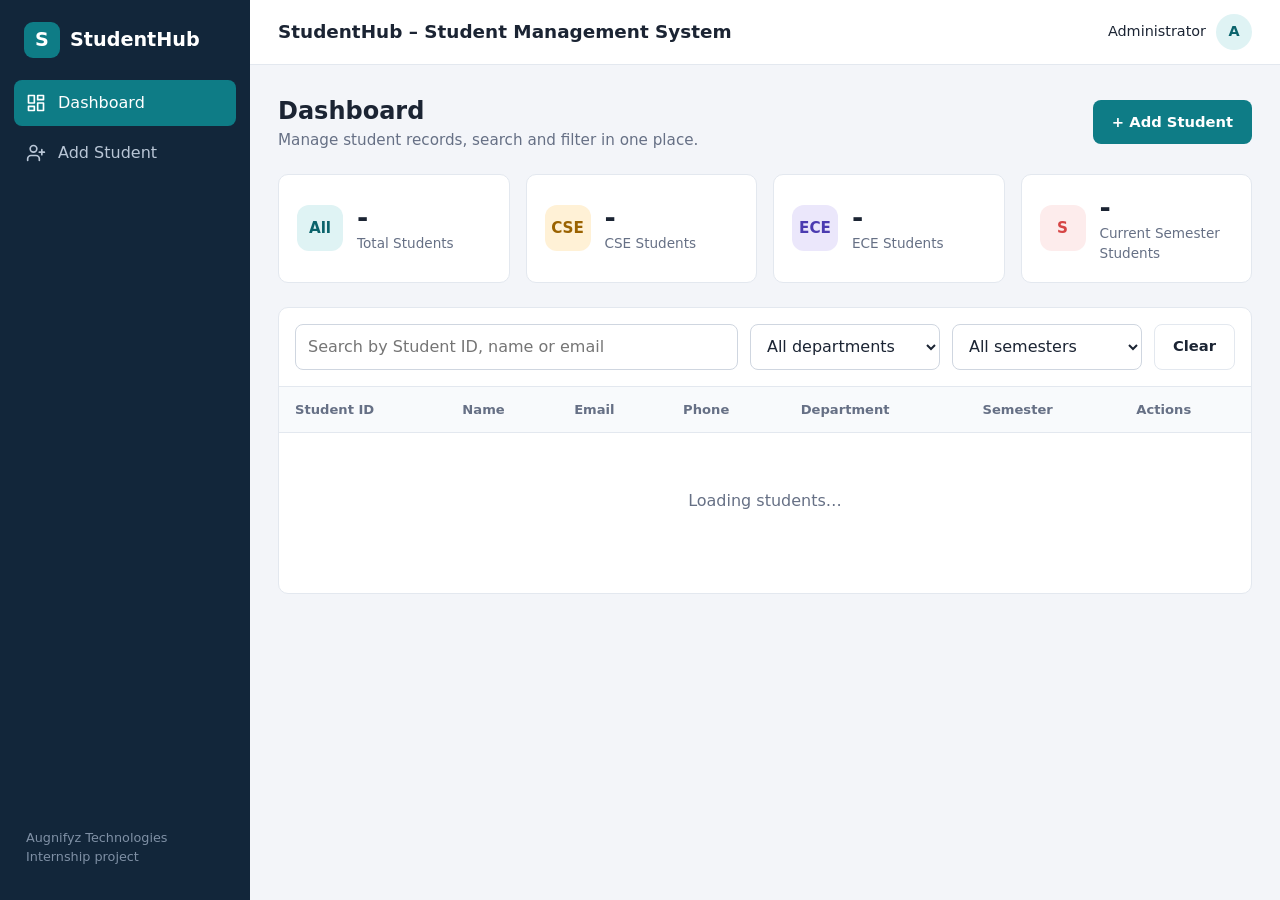
<file: index.html>
<!DOCTYPE html>
<html lang="en">
<head>
  <meta charset="UTF-8">
  <meta http-equiv="refresh" content="0; url=frontend/index.html">
  <title>StudentHub</title>
</head>
<body><a href="frontend/index.html">Open StudentHub</a></body>
</html>
</file>
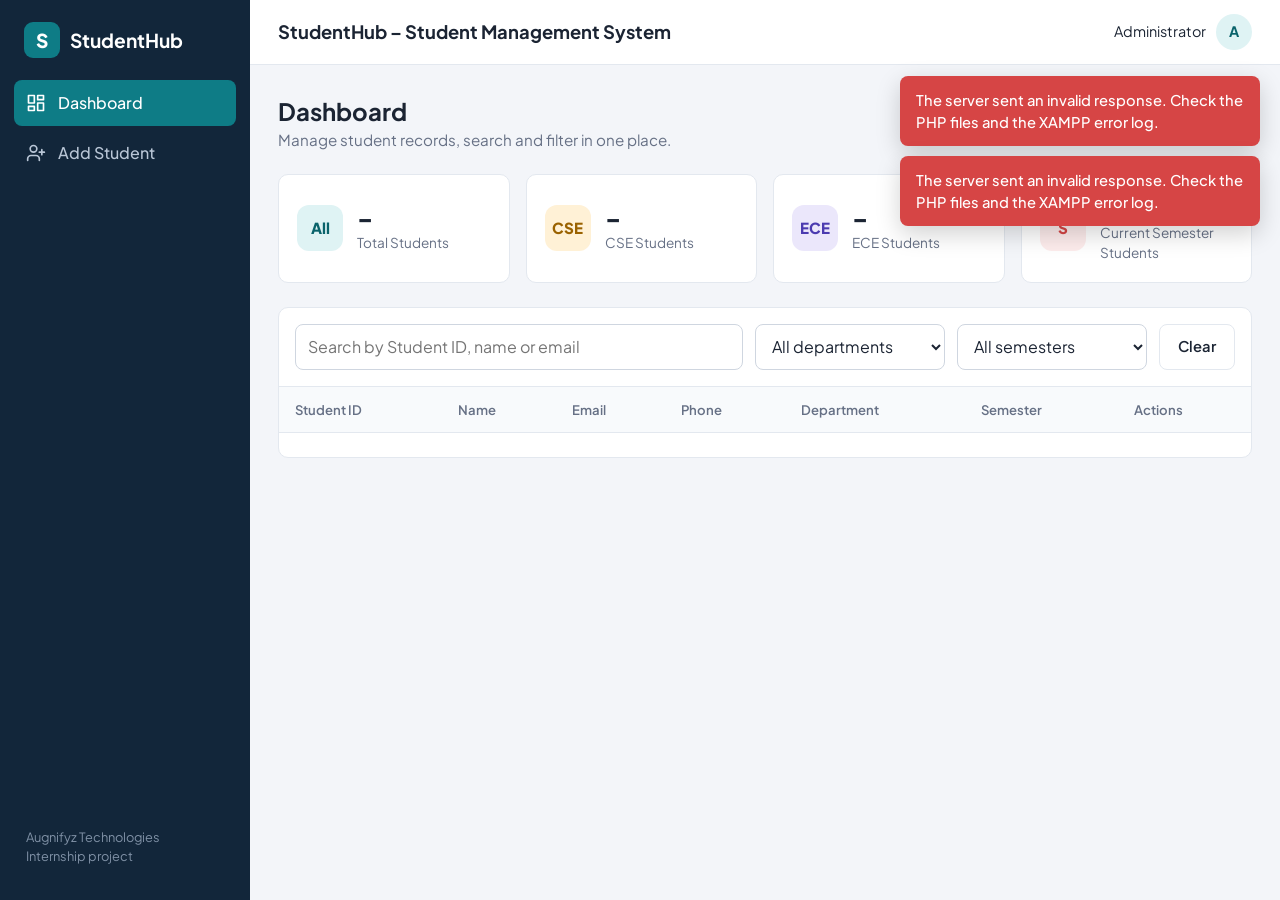
<file: frontend/index.html>
<!DOCTYPE html>
<html lang="en">
<head>
  <meta charset="UTF-8">
  <meta name="viewport" content="width=device-width, initial-scale=1">
  <title>Dashboard | StudentHub</title>
  <link rel="preconnect" href="https://fonts.googleapis.com">
  <link href="https://fonts.googleapis.com/css2?family=Plus+Jakarta+Sans:wght@400;500;600;700;800&display=swap" rel="stylesheet">
  <link rel="stylesheet" href="style.css">
</head>
<body data-page="dashboard">
<div class="app">
  <aside class="sidebar" id="sidebar">
    <div class="brand"><span class="brand-mark">S</span> StudentHub</div>
    <nav aria-label="Main navigation">
      <a class="nav-link active" href="index.html">
        <svg viewBox="0 0 24 24" fill="none" stroke="currentColor" stroke-width="2" stroke-linecap="round" stroke-linejoin="round"><rect x="3" y="3" width="7" height="9"/><rect x="14" y="3" width="7" height="5"/><rect x="14" y="12" width="7" height="9"/><rect x="3" y="16" width="7" height="5"/></svg>
        Dashboard
      </a>
      <a class="nav-link " href="add-student.html">
        <svg viewBox="0 0 24 24" fill="none" stroke="currentColor" stroke-width="2" stroke-linecap="round" stroke-linejoin="round"><path d="M16 21v-2a4 4 0 0 0-4-4H6a4 4 0 0 0-4 4v2"/><circle cx="9" cy="7" r="4"/><line x1="19" y1="8" x2="19" y2="14"/><line x1="22" y1="11" x2="16" y2="11"/></svg>
        Add Student
      </a>
    </nav>
    <div class="sidebar-foot">Augnifyz Technologies<br>Internship project</div>
  </aside>
  <div class="sidebar-backdrop" id="backdrop"></div>
  <div class="main">
      <header class="topbar">
        <button class="menu-toggle" id="menuToggle" aria-label="Open menu">
          <svg viewBox="0 0 24 24" fill="none" stroke="currentColor" stroke-width="2" stroke-linecap="round"><line x1="3" y1="6" x2="21" y2="6"/><line x1="3" y1="12" x2="21" y2="12"/><line x1="3" y1="18" x2="21" y2="18"/></svg>
        </button>
        <span class="page-title">StudentHub &ndash; Student Management System</span>
        <div class="topbar-right"><span class="admin-name">Administrator</span><span class="avatar">A</span></div>
      </header>
    <main class="content">
      <div class="page-head">
        <div>
          <h2>Dashboard</h2>
          <p>Manage student records, search and filter in one place.</p>
        </div>
        <a class="btn btn-primary" href="add-student.html">+ Add Student</a>
      </div>

      <!-- Statistics (filled by script.js from the database) -->
      <section class="stats" aria-label="Statistics">
        <div class="stat-card"><div class="stat-icon teal">All</div><div><div class="stat-value" id="statTotal">-</div><div class="stat-label">Total Students</div></div></div>
        <div class="stat-card"><div class="stat-icon amber">CSE</div><div><div class="stat-value" id="statCse">-</div><div class="stat-label">CSE Students</div></div></div>
        <div class="stat-card"><div class="stat-icon violet">ECE</div><div><div class="stat-value" id="statEce">-</div><div class="stat-label">ECE Students</div></div></div>
        <div class="stat-card"><div class="stat-icon rose" id="statSemIcon">S</div><div><div class="stat-value" id="statSem">-</div><div class="stat-label" id="statSemLabel">Current Semester Students</div></div></div>
      </section>

      <section class="panel" aria-label="Student records">
        <div class="toolbar">
          <input class="search" type="search" id="searchInput" placeholder="Search by Student ID, name or email" aria-label="Search students">
          <select id="deptFilter" aria-label="Filter by department">
            <option value="">All departments</option>
            <option>CSE</option><option>ECE</option><option>EEE</option>
            <option>IT</option><option>Mechanical</option><option>Civil</option>
          </select>
          <select id="semFilter" aria-label="Filter by semester">
            <option value="">All semesters</option>
            <option value="1">Semester 1</option><option value="2">Semester 2</option>
            <option value="3">Semester 3</option><option value="4">Semester 4</option>
            <option value="5">Semester 5</option><option value="6">Semester 6</option>
            <option value="7">Semester 7</option><option value="8">Semester 8</option>
          </select>
          <button class="btn btn-outline" id="clearFilters" type="button">Clear</button>
        </div>

        <div class="table-wrap">
          <table>
            <thead>
              <tr><th>Student ID</th><th>Name</th><th>Email</th><th>Phone</th><th>Department</th><th>Semester</th><th>Actions</th></tr>
            </thead>
            <tbody id="studentTable"></tbody>
          </table>
        </div>

        <div class="loading-state" id="loadingState">Loading students&hellip;</div>
        <div class="empty-state" id="emptyState" hidden>
          <h3>No students found</h3>
          <p id="emptyText">Add your first student to get started.</p>
          <a class="btn btn-primary" href="add-student.html">+ Add Student</a>
        </div>
        <div class="table-foot" id="resultCount"></div>
      </section>
    </main>
  </div>
</div>

<!-- Delete confirmation modal -->
<div class="modal-backdrop" id="deleteModal" hidden>
  <div class="modal" role="dialog" aria-modal="true" aria-labelledby="deleteTitle">
    <h3 id="deleteTitle">Delete student</h3>
    <p>Are you sure you want to delete this student?<br><strong id="deleteName"></strong></p>
    <div class="modal-actions">
      <button class="btn btn-outline" id="cancelDelete" type="button">Cancel</button>
      <button class="btn btn-danger" id="confirmDelete" type="button">Delete</button>
    </div>
  </div>
</div>

<script src="script.js"></script>
</body>
</html>
</file>
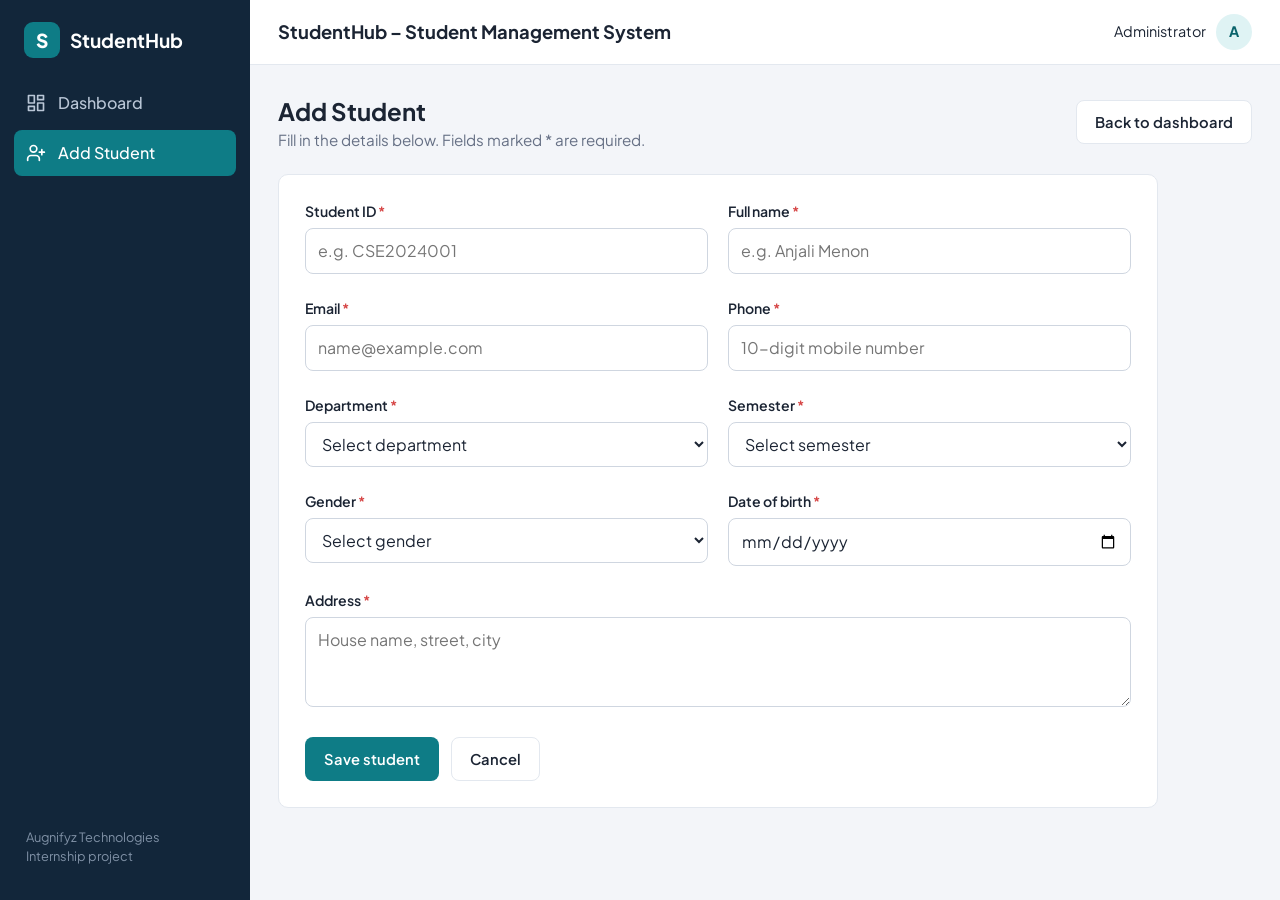
<file: frontend/add-student.html>
<!DOCTYPE html>
<html lang="en">
<head>
  <meta charset="UTF-8">
  <meta name="viewport" content="width=device-width, initial-scale=1">
  <title>Add Student | StudentHub</title>
  <link rel="preconnect" href="https://fonts.googleapis.com">
  <link href="https://fonts.googleapis.com/css2?family=Plus+Jakarta+Sans:wght@400;500;600;700;800&display=swap" rel="stylesheet">
  <link rel="stylesheet" href="style.css">
</head>
<body data-page="form">
<div class="app">
  <aside class="sidebar" id="sidebar">
    <div class="brand"><span class="brand-mark">S</span> StudentHub</div>
    <nav aria-label="Main navigation">
      <a class="nav-link " href="index.html">
        <svg viewBox="0 0 24 24" fill="none" stroke="currentColor" stroke-width="2" stroke-linecap="round" stroke-linejoin="round"><rect x="3" y="3" width="7" height="9"/><rect x="14" y="3" width="7" height="5"/><rect x="14" y="12" width="7" height="9"/><rect x="3" y="16" width="7" height="5"/></svg>
        Dashboard
      </a>
      <a class="nav-link active" href="add-student.html">
        <svg viewBox="0 0 24 24" fill="none" stroke="currentColor" stroke-width="2" stroke-linecap="round" stroke-linejoin="round"><path d="M16 21v-2a4 4 0 0 0-4-4H6a4 4 0 0 0-4 4v2"/><circle cx="9" cy="7" r="4"/><line x1="19" y1="8" x2="19" y2="14"/><line x1="22" y1="11" x2="16" y2="11"/></svg>
        Add Student
      </a>
    </nav>
    <div class="sidebar-foot">Augnifyz Technologies<br>Internship project</div>
  </aside>
  <div class="sidebar-backdrop" id="backdrop"></div>
  <div class="main">
      <header class="topbar">
        <button class="menu-toggle" id="menuToggle" aria-label="Open menu">
          <svg viewBox="0 0 24 24" fill="none" stroke="currentColor" stroke-width="2" stroke-linecap="round"><line x1="3" y1="6" x2="21" y2="6"/><line x1="3" y1="12" x2="21" y2="12"/><line x1="3" y1="18" x2="21" y2="18"/></svg>
        </button>
        <span class="page-title">StudentHub &ndash; Student Management System</span>
        <div class="topbar-right"><span class="admin-name">Administrator</span><span class="avatar">A</span></div>
      </header>
    <main class="content">
      <div class="page-head">
        <div>
          <h2 id="formTitle">Add Student</h2>
          <p id="formSubtitle">Fill in the details below. Fields marked * are required.</p>
        </div>
        <a class="btn btn-outline" href="index.html">Back to dashboard</a>
      </div>

      <form class="panel form-card" id="studentForm" novalidate>
        <div class="form-grid">
          <div class="field">
            <label for="student_id">Student ID <span class="req">*</span></label>
            <input id="student_id" name="student_id" maxlength="20" placeholder="e.g. CSE2024001">
            <p class="field-error" data-error-for="student_id"></p>
          </div>
          <div class="field">
            <label for="name">Full name <span class="req">*</span></label>
            <input id="name" name="name" maxlength="100" placeholder="e.g. Anjali Menon">
            <p class="field-error" data-error-for="name"></p>
          </div>
          <div class="field">
            <label for="email">Email <span class="req">*</span></label>
            <input id="email" name="email" type="email" maxlength="100" placeholder="name@example.com">
            <p class="field-error" data-error-for="email"></p>
          </div>
          <div class="field">
            <label for="phone">Phone <span class="req">*</span></label>
            <input id="phone" name="phone" type="tel" maxlength="15" placeholder="10-digit mobile number">
            <p class="field-error" data-error-for="phone"></p>
          </div>
          <div class="field">
            <label for="department">Department <span class="req">*</span></label>
            <select id="department" name="department">
              <option value="">Select department</option>
              <option>CSE</option><option>ECE</option><option>EEE</option>
              <option>IT</option><option>Mechanical</option><option>Civil</option>
            </select>
            <p class="field-error" data-error-for="department"></p>
          </div>
          <div class="field">
            <label for="semester">Semester <span class="req">*</span></label>
            <select id="semester" name="semester">
              <option value="">Select semester</option>
              <option value="1">1</option><option value="2">2</option><option value="3">3</option><option value="4">4</option>
              <option value="5">5</option><option value="6">6</option><option value="7">7</option><option value="8">8</option>
            </select>
            <p class="field-error" data-error-for="semester"></p>
          </div>
          <div class="field">
            <label for="gender">Gender <span class="req">*</span></label>
            <select id="gender" name="gender">
              <option value="">Select gender</option>
              <option>Male</option><option>Female</option><option>Other</option>
            </select>
            <p class="field-error" data-error-for="gender"></p>
          </div>
          <div class="field">
            <label for="dob">Date of birth <span class="req">*</span></label>
            <input id="dob" name="dob" type="date">
            <p class="field-error" data-error-for="dob"></p>
          </div>
          <div class="field full">
            <label for="address">Address <span class="req">*</span></label>
            <textarea id="address" name="address" placeholder="House name, street, city"></textarea>
            <p class="field-error" data-error-for="address"></p>
          </div>
        </div>
        <div class="form-actions">
          <button class="btn btn-primary" type="submit" id="submitBtn">Save student</button>
          <a class="btn btn-outline" href="index.html">Cancel</a>
        </div>
      </form>
    </main>
  </div>
</div>
<script src="script.js"></script>
</body>
</html>
</file>
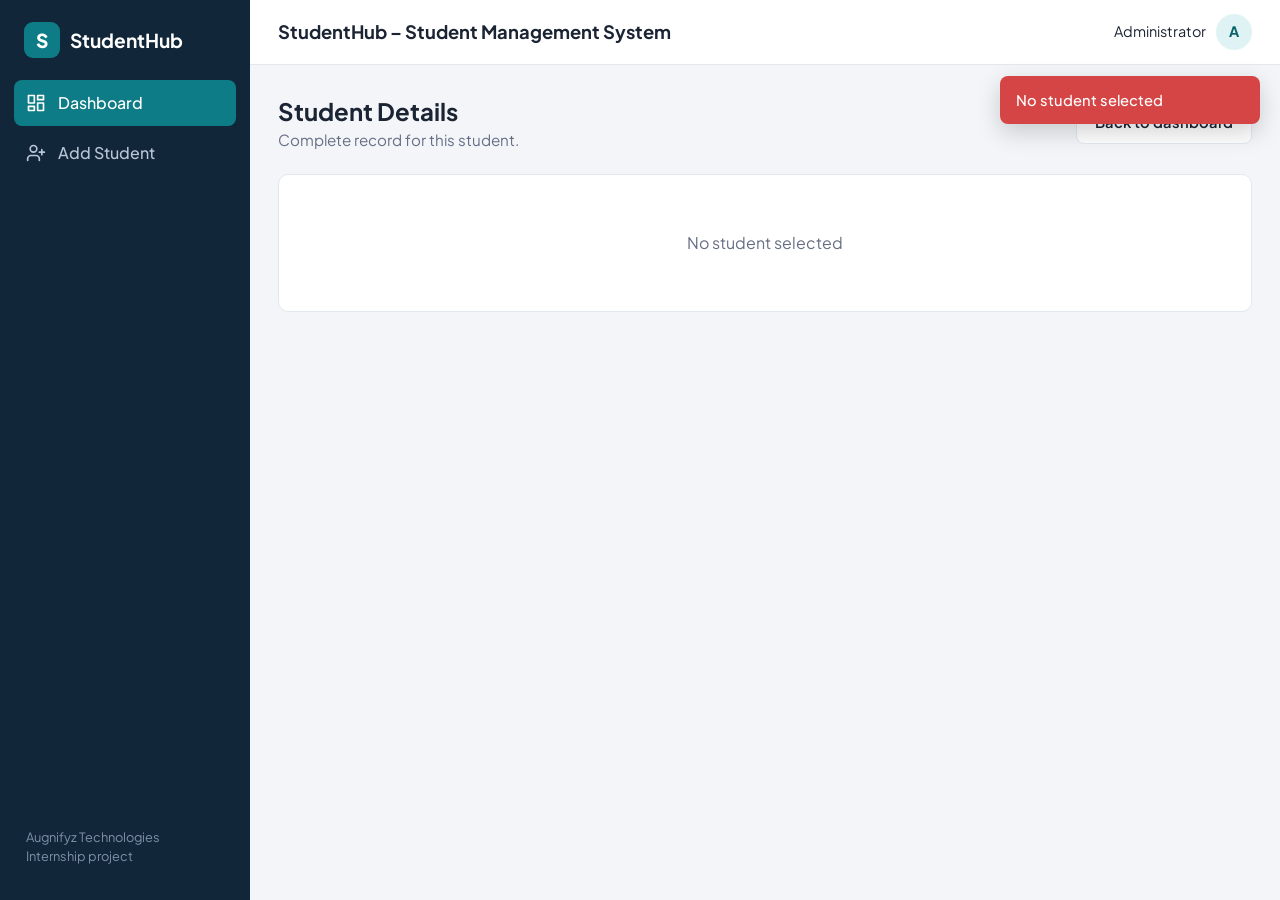
<file: frontend/student.html>
<!DOCTYPE html>
<html lang="en">
<head>
  <meta charset="UTF-8">
  <meta name="viewport" content="width=device-width, initial-scale=1">
  <title>Student Details | StudentHub</title>
  <link rel="preconnect" href="https://fonts.googleapis.com">
  <link href="https://fonts.googleapis.com/css2?family=Plus+Jakarta+Sans:wght@400;500;600;700;800&display=swap" rel="stylesheet">
  <link rel="stylesheet" href="style.css">
</head>
<body data-page="details">
<div class="app">
  <aside class="sidebar" id="sidebar">
    <div class="brand"><span class="brand-mark">S</span> StudentHub</div>
    <nav aria-label="Main navigation">
      <a class="nav-link active" href="index.html">
        <svg viewBox="0 0 24 24" fill="none" stroke="currentColor" stroke-width="2" stroke-linecap="round" stroke-linejoin="round"><rect x="3" y="3" width="7" height="9"/><rect x="14" y="3" width="7" height="5"/><rect x="14" y="12" width="7" height="9"/><rect x="3" y="16" width="7" height="5"/></svg>
        Dashboard
      </a>
      <a class="nav-link " href="add-student.html">
        <svg viewBox="0 0 24 24" fill="none" stroke="currentColor" stroke-width="2" stroke-linecap="round" stroke-linejoin="round"><path d="M16 21v-2a4 4 0 0 0-4-4H6a4 4 0 0 0-4 4v2"/><circle cx="9" cy="7" r="4"/><line x1="19" y1="8" x2="19" y2="14"/><line x1="22" y1="11" x2="16" y2="11"/></svg>
        Add Student
      </a>
    </nav>
    <div class="sidebar-foot">Augnifyz Technologies<br>Internship project</div>
  </aside>
  <div class="sidebar-backdrop" id="backdrop"></div>
  <div class="main">
      <header class="topbar">
        <button class="menu-toggle" id="menuToggle" aria-label="Open menu">
          <svg viewBox="0 0 24 24" fill="none" stroke="currentColor" stroke-width="2" stroke-linecap="round"><line x1="3" y1="6" x2="21" y2="6"/><line x1="3" y1="12" x2="21" y2="12"/><line x1="3" y1="18" x2="21" y2="18"/></svg>
        </button>
        <span class="page-title">StudentHub &ndash; Student Management System</span>
        <div class="topbar-right"><span class="admin-name">Administrator</span><span class="avatar">A</span></div>
      </header>
    <main class="content">
      <div class="page-head">
        <div>
          <h2>Student Details</h2>
          <p>Complete record for this student.</p>
        </div>
        <a class="btn btn-outline" href="index.html">Back to dashboard</a>
      </div>

      <div class="loading-state panel" id="detailsLoading">Loading student&hellip;</div>

      <section class="panel profile" id="profile" hidden>
        <div class="profile-top">
          <div class="profile-avatar" id="pInitial"></div>
          <div>
            <h2 id="pName"></h2>
            <p><span id="pStudentId"></span></p>
          </div>
          <div class="profile-actions">
            <a class="btn btn-primary" id="editBtn" href="#">Edit student</a>
          </div>
        </div>
        <dl class="detail-grid">
          <div><dt>Student ID</dt><dd id="dStudentId"></dd></div>
          <div><dt>Full name</dt><dd id="dName"></dd></div>
          <div><dt>Email</dt><dd id="dEmail"></dd></div>
          <div><dt>Phone</dt><dd id="dPhone"></dd></div>
          <div><dt>Department</dt><dd id="dDepartment"></dd></div>
          <div><dt>Semester</dt><dd id="dSemester"></dd></div>
          <div><dt>Gender</dt><dd id="dGender"></dd></div>
          <div><dt>Date of birth</dt><dd id="dDob"></dd></div>
          <div class="full"><dt>Address</dt><dd id="dAddress"></dd></div>
          <div class="full"><dt>Created on</dt><dd id="dCreated"></dd></div>
        </dl>
      </section>
    </main>
  </div>
</div>
<script src="script.js"></script>
</body>
</html>
</file>
<file: frontend/style.css>
/* =============================================================
   StudentHub - style.css
   Plain CSS (no framework), works fully offline.
   ============================================================= */

:root {
  --ink: #1b2433;
  --muted: #667085;
  --line: #e3e8ef;
  --bg: #f3f5f9;
  --surface: #ffffff;
  --nav: #12263a;
  --nav-text: #b9c6d6;
  --primary: #0e7c86;
  --primary-dark: #0a636b;
  --primary-soft: #dff3f4;
  --danger: #d64545;
  --danger-soft: #fdecec;
  --ok: #1e8e5a;
  --amber-soft: #fff1d6;
  --violet-soft: #ebe7fb;
  --radius: 10px;
  --font: "Plus Jakarta Sans", "Segoe UI", system-ui, -apple-system, Roboto, Arial, sans-serif;
}

*, *::before, *::after { box-sizing: border-box; }
html { font-size: 16px; }
body { margin: 0; font-family: var(--font); background: var(--bg); color: var(--ink); line-height: 1.5; }
a { color: var(--primary); text-decoration: none; }
h1, h2, h3, p { margin: 0; }
:focus-visible { outline: 3px solid #7fcfd6; outline-offset: 2px; }

/* ---------- Layout ---------- */
.app { display: flex; min-height: 100vh; }

.sidebar {
  width: 250px; flex-shrink: 0; background: var(--nav); color: var(--nav-text);
  display: flex; flex-direction: column; padding: 22px 14px;
  position: sticky; top: 0; height: 100vh;
}
.brand { display: flex; align-items: center; gap: 10px; padding: 0 10px 22px; color: #fff; font-weight: 700; font-size: 1.2rem; }
.brand-mark {
  width: 36px; height: 36px; border-radius: 9px; background: var(--primary);
  display: grid; place-items: center; font-weight: 800;
}
.nav-link {
  display: flex; align-items: center; gap: 12px; padding: 11px 12px; border-radius: 8px;
  color: var(--nav-text); font-weight: 500; margin-bottom: 4px;
}
.nav-link svg { width: 20px; height: 20px; flex-shrink: 0; }
.nav-link:hover { background: rgba(255,255,255,.07); color: #fff; }
.nav-link.active { background: var(--primary); color: #fff; }
.sidebar-foot { margin-top: auto; padding: 12px; font-size: .8rem; color: #7f90a5; }

.main { flex: 1; min-width: 0; display: flex; flex-direction: column; }

.topbar {
  display: flex; align-items: center; gap: 14px; padding: 14px 28px;
  background: var(--surface); border-bottom: 1px solid var(--line);
  position: sticky; top: 0; z-index: 20;
}
.topbar .page-title { font-size: 1.15rem; font-weight: 700; }
.menu-toggle { display: none; background: none; border: 1px solid var(--line); border-radius: 8px; width: 40px; height: 40px; cursor: pointer; }
.menu-toggle svg { width: 22px; height: 22px; }
.topbar-right { margin-left: auto; display: flex; align-items: center; gap: 10px; font-size: .9rem; }
.avatar { width: 36px; height: 36px; border-radius: 50%; background: var(--primary-soft); color: var(--primary-dark); display: grid; place-items: center; font-weight: 700; }

.content { padding: 28px; max-width: 1280px; width: 100%; }
.page-head { display: flex; flex-wrap: wrap; justify-content: space-between; align-items: center; gap: 12px; margin-bottom: 22px; }
.page-head h2 { font-size: 1.5rem; }
.page-head p { color: var(--muted); font-size: .95rem; }

/* ---------- Buttons ---------- */
.btn {
  display: inline-flex; align-items: center; justify-content: center; gap: 8px;
  padding: 10px 18px; border-radius: 8px; border: 1px solid transparent;
  font: inherit; font-weight: 600; font-size: .92rem; cursor: pointer; transition: background .15s;
}
.btn-primary { background: var(--primary); color: #fff; }
.btn-primary:hover { background: var(--primary-dark); }
.btn-outline { background: var(--surface); border-color: var(--line); color: var(--ink); }
.btn-outline:hover { background: #f1f4f8; }
.btn-danger { background: var(--danger); color: #fff; }
.btn-danger:hover { background: #b93636; }
.btn:disabled { opacity: .6; cursor: not-allowed; }
.btn-sm { padding: 6px 12px; font-size: .82rem; }
.btn-ghost-danger { background: var(--danger-soft); color: var(--danger); }
.btn-ghost-danger:hover { background: #fadada; }
.btn-ghost { background: var(--primary-soft); color: var(--primary-dark); }
.btn-ghost:hover { background: #c8ebed; }
.btn-ghost-neutral { background: #eef1f6; color: var(--ink); }
.btn-ghost-neutral:hover { background: #e2e7ef; }

/* ---------- Stat cards ---------- */
.stats { display: grid; grid-template-columns: repeat(4, 1fr); gap: 16px; margin-bottom: 24px; }
.stat-card { background: var(--surface); border: 1px solid var(--line); border-radius: var(--radius); padding: 18px; display: flex; align-items: center; gap: 14px; }
.stat-icon { width: 46px; height: 46px; border-radius: 12px; display: grid; place-items: center; font-weight: 800; font-size: .95rem; flex-shrink: 0; }
.stat-icon.teal { background: var(--primary-soft); color: var(--primary-dark); }
.stat-icon.amber { background: var(--amber-soft); color: #9a6200; }
.stat-icon.violet { background: var(--violet-soft); color: #4b3bb0; }
.stat-icon.rose { background: var(--danger-soft); color: var(--danger); }
.stat-value { font-size: 1.7rem; font-weight: 700; line-height: 1.1; }
.stat-label { color: var(--muted); font-size: .85rem; }

/* ---------- Panel / toolbar / table ---------- */
.panel { background: var(--surface); border: 1px solid var(--line); border-radius: var(--radius); }
.toolbar { display: flex; flex-wrap: wrap; gap: 12px; padding: 16px; border-bottom: 1px solid var(--line); }
.toolbar .search { flex: 1 1 260px; }
.toolbar select { flex: 0 1 190px; }
.table-wrap { overflow-x: auto; }
table { width: 100%; border-collapse: collapse; min-width: 820px; }
th, td { text-align: left; padding: 13px 16px; border-bottom: 1px solid var(--line); font-size: .92rem; white-space: nowrap; }
th { background: #f8fafc; color: var(--muted); font-weight: 600; font-size: .82rem; }
tbody tr:hover { background: #fafcfe; }
td.name { font-weight: 600; }
.actions { display: flex; gap: 6px; }
.badge { display: inline-block; padding: 3px 10px; border-radius: 999px; background: var(--primary-soft); color: var(--primary-dark); font-size: .8rem; font-weight: 600; }
.table-foot { padding: 12px 16px; color: var(--muted); font-size: .85rem; }

.empty-state, .loading-state { text-align: center; padding: 56px 20px; color: var(--muted); }
.empty-state h3 { color: var(--ink); margin-bottom: 6px; }
.empty-state .btn { margin-top: 16px; }

/* ---------- Forms ---------- */
.form-card { padding: 26px; max-width: 880px; }
.form-grid { display: grid; grid-template-columns: repeat(2, 1fr); gap: 18px 20px; }
.field { display: flex; flex-direction: column; gap: 6px; }
.field.full { grid-column: 1 / -1; }
label { font-weight: 600; font-size: .88rem; }
label .req { color: var(--danger); }
input, select, textarea {
  font: inherit; padding: 10px 12px; border: 1px solid #cfd6e0; border-radius: 8px;
  background: #fff; color: var(--ink); width: 100%;
}
input:focus, select:focus, textarea:focus { outline: none; border-color: var(--primary); box-shadow: 0 0 0 3px var(--primary-soft); }
textarea { resize: vertical; min-height: 90px; }
.field.has-error input, .field.has-error select, .field.has-error textarea { border-color: var(--danger); }
.field-error { color: var(--danger); font-size: .8rem; min-height: 0; }
.form-actions { display: flex; gap: 12px; margin-top: 24px; flex-wrap: wrap; }

/* ---------- Details page ---------- */
.profile { padding: 26px; max-width: 880px; }
.profile-top { display: flex; align-items: center; gap: 16px; margin-bottom: 22px; padding-bottom: 20px; border-bottom: 1px solid var(--line); flex-wrap: wrap; }
.profile-avatar { width: 64px; height: 64px; border-radius: 16px; background: var(--primary); color: #fff; display: grid; place-items: center; font-size: 1.5rem; font-weight: 700; }
.profile-top h2 { font-size: 1.4rem; }
.profile-top p { color: var(--muted); }
.profile-actions { margin-left: auto; display: flex; gap: 10px; }
.detail-grid { display: grid; grid-template-columns: repeat(2, 1fr); gap: 18px 24px; margin: 0; }
.detail-grid dt { color: var(--muted); font-size: .82rem; margin-bottom: 2px; }
.detail-grid dd { margin: 0; font-weight: 600; word-break: break-word; }
.detail-grid .full { grid-column: 1 / -1; }

/* ---------- Modal ---------- */
.modal-backdrop { position: fixed; inset: 0; background: rgba(18,38,58,.55); display: grid; place-items: center; z-index: 100; padding: 16px; }
.modal-backdrop[hidden] { display: none; }
.modal { background: #fff; border-radius: 12px; padding: 26px; width: 100%; max-width: 420px; box-shadow: 0 20px 50px rgba(0,0,0,.25); }
.modal h3 { font-size: 1.15rem; margin-bottom: 8px; }
.modal p { color: var(--muted); margin-bottom: 22px; }
.modal-actions { display: flex; justify-content: flex-end; gap: 10px; }

/* ---------- Toasts ---------- */
.toast-area { position: fixed; top: 76px; right: 20px; z-index: 200; display: flex; flex-direction: column; gap: 10px; }
.toast { min-width: 260px; max-width: 360px; padding: 13px 16px; border-radius: 8px; color: #fff; font-weight: 500; font-size: .92rem; box-shadow: 0 8px 24px rgba(0,0,0,.18); animation: toast-in .2s ease-out; }
.toast.success { background: var(--ok); }
.toast.error { background: var(--danger); }
@keyframes toast-in { from { opacity: 0; transform: translateX(16px); } to { opacity: 1; transform: none; } }

.sidebar-backdrop { display: none; }

/* ---------- Responsive ---------- */
@media (max-width: 1100px) { .stats { grid-template-columns: repeat(2, 1fr); } }

@media (max-width: 860px) {
  .sidebar { position: fixed; left: 0; top: 0; bottom: 0; z-index: 60; transform: translateX(-100%); transition: transform .2s; }
  .sidebar.open { transform: none; }
  .sidebar-backdrop.show { display: block; position: fixed; inset: 0; background: rgba(0,0,0,.4); z-index: 50; }
  .menu-toggle { display: grid; place-items: center; }
  .topbar, .content { padding-left: 16px; padding-right: 16px; }
  .topbar-right .admin-name { display: none; }
}

@media (max-width: 600px) {
  .stats { grid-template-columns: 1fr; }
  .form-grid, .detail-grid { grid-template-columns: 1fr; }
  .form-card, .profile { padding: 18px; }
  .toolbar select { flex: 1 1 100%; }
  .profile-actions { margin-left: 0; width: 100%; }
  .toast-area { left: 12px; right: 12px; }
  .toast { max-width: none; }
}

@media (prefers-reduced-motion: reduce) { * { animation: none !important; transition: none !important; } }
</file>
